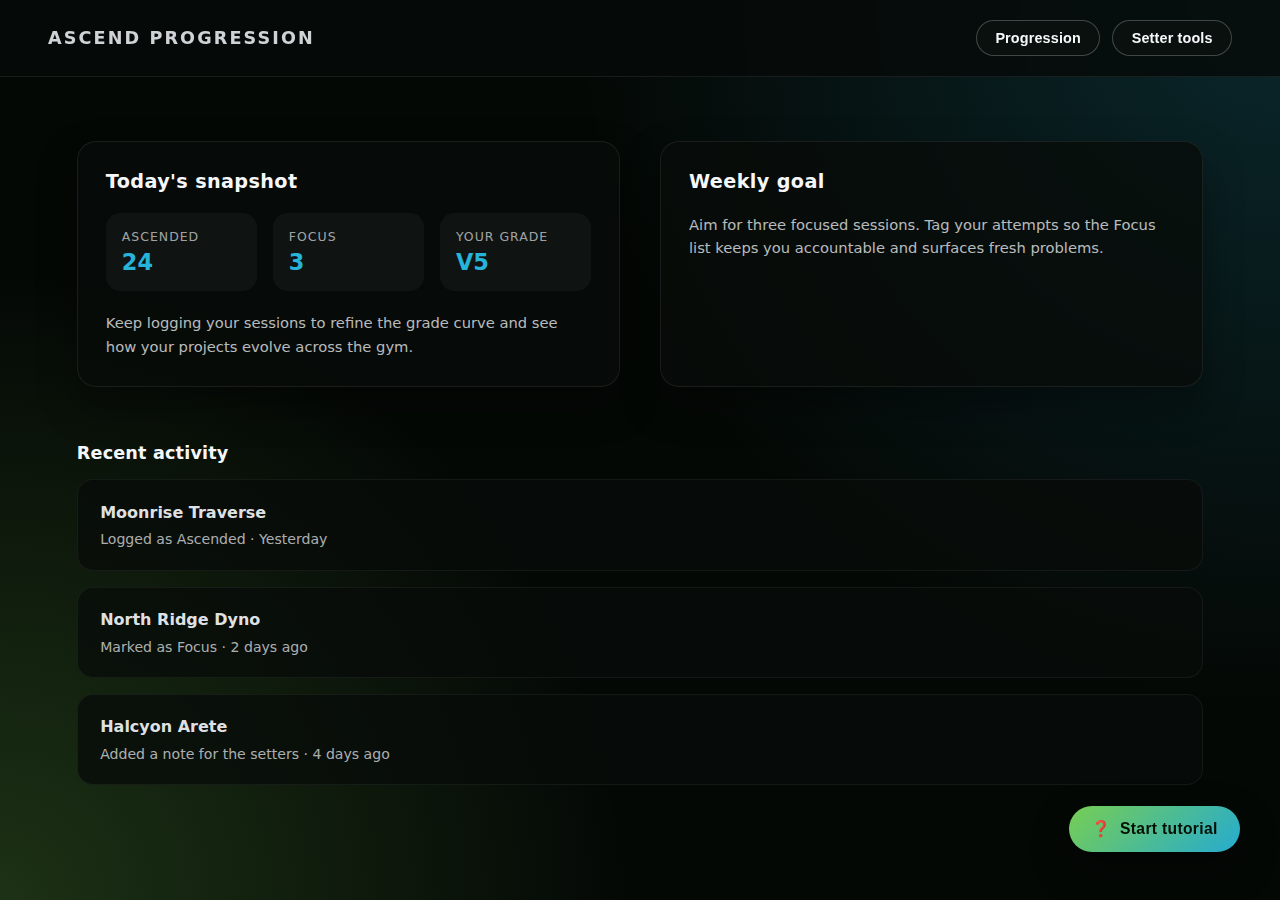
<file: progression.html>
<!DOCTYPE html>
<html lang="en">
  <head>
    <meta charset="UTF-8" />
    <meta name="viewport" content="width=device-width, initial-scale=1.0" />
    <title>Ascend – Progression</title>
    <link rel="icon" href="favicon.ico" type="image/x-icon" />
    <style>
      * {
        box-sizing: border-box;
        margin: 0;
        padding: 0;
      }

      .sr-only {
        position: absolute;
        width: 1px;
        height: 1px;
        padding: 0;
        margin: -1px;
        overflow: hidden;
        clip: rect(0, 0, 0, 0);
        white-space: nowrap;
        border: 0;
      }

      body {
        font-family: system-ui, -apple-system, BlinkMacSystemFont, "Segoe UI", sans-serif;
        background-color: #040805;
        background-image: radial-gradient(circle at top right, rgba(39, 180, 219, 0.18), transparent 45%),
          radial-gradient(circle at bottom left, rgba(126, 217, 87, 0.2), transparent 40%);
        color: #f5f7fa;
        min-height: 100vh;
        display: flex;
        flex-direction: column;
      }

      .hidden {
        display: none !important;
      }

      header {
        position: sticky;
        top: 0;
        z-index: 10;
        display: flex;
        align-items: center;
        justify-content: space-between;
        padding: 1.25rem clamp(1.5rem, 4vw, 3rem);
        background: rgba(6, 10, 8, 0.82);
        backdrop-filter: blur(14px);
        border-bottom: 1px solid rgba(255, 255, 255, 0.08);
      }

      .brand {
        font-weight: 700;
        font-size: 1.1rem;
        letter-spacing: 0.12em;
        text-transform: uppercase;
        color: rgba(245, 247, 250, 0.85);
      }

      .header-actions {
        display: flex;
        align-items: center;
        gap: 0.75rem;
      }

      .header-button {
        border-radius: 999px;
        border: 1px solid rgba(245, 247, 250, 0.24);
        background: rgba(12, 18, 15, 0.75);
        color: #f5f7fa;
        padding: 0.55rem 1.15rem;
        font-size: 0.9rem;
        font-weight: 600;
        letter-spacing: 0.01em;
        cursor: pointer;
        transition: transform 0.2s ease, box-shadow 0.2s ease, border-color 0.2s ease,
          background 0.2s ease;
      }

      .header-button:hover,
      .header-button:focus-visible {
        transform: translateY(-2px);
        box-shadow: 0 12px 24px rgba(0, 0, 0, 0.35);
        border-color: rgba(39, 180, 219, 0.65);
        outline: none;
      }

      main {
        flex: 1;
        padding: clamp(2rem, 6vw, 4rem) clamp(1.5rem, 6vw, 5rem) 4.5rem;
        display: flex;
        flex-direction: column;
        gap: clamp(2rem, 6vw, 3.5rem);
      }

      .progression-summary {
        display: grid;
        grid-template-columns: repeat(auto-fit, minmax(240px, 1fr));
        gap: clamp(1.5rem, 4vw, 2.5rem);
      }

      .progression-summary-card {
        background: rgba(8, 12, 9, 0.78);
        border-radius: 1.2rem;
        padding: 1.75rem;
        border: 1px solid rgba(255, 255, 255, 0.08);
        box-shadow: 0 18px 38px rgba(0, 0, 0, 0.35);
        display: flex;
        flex-direction: column;
        gap: 1.25rem;
      }

      .progression-summary-card h2 {
        font-size: 1.2rem;
        font-weight: 700;
        letter-spacing: 0.02em;
      }

      .summary-metrics {
        display: grid;
        grid-template-columns: repeat(3, minmax(0, 1fr));
        gap: 1rem;
      }

      .summary-metric {
        background: rgba(255, 255, 255, 0.04);
        border-radius: 0.9rem;
        padding: 1rem;
        display: flex;
        flex-direction: column;
        gap: 0.35rem;
      }

      .summary-label {
        font-size: 0.78rem;
        letter-spacing: 0.08em;
        text-transform: uppercase;
        color: rgba(245, 247, 250, 0.65);
      }

      .summary-value {
        font-size: 1.4rem;
        font-weight: 700;
        color: #27b4db;
      }

      .summary-description {
        font-size: 0.92rem;
        color: rgba(245, 247, 250, 0.75);
        line-height: 1.6;
      }

      .progression-feed {
        display: flex;
        flex-direction: column;
        gap: 1rem;
      }

      .progression-feed h2 {
        font-size: 1.1rem;
        font-weight: 700;
        letter-spacing: 0.01em;
      }

      .feed-card {
        background: rgba(8, 12, 9, 0.78);
        border-radius: 1rem;
        padding: 1.4rem;
        border: 1px solid rgba(255, 255, 255, 0.06);
        display: flex;
        flex-direction: column;
        gap: 0.6rem;
      }

      .feed-card strong {
        font-weight: 700;
        color: rgba(245, 247, 250, 0.92);
      }

      .feed-card span {
        color: rgba(245, 247, 250, 0.7);
        font-size: 0.88rem;
      }

      .tutorial-prompt {
        position: fixed;
        right: clamp(1.25rem, 4vw, 2.5rem);
        bottom: clamp(1.5rem, 4vw, 3rem);
        border-radius: 999px;
        border: none;
        padding: 0.85rem 1.4rem;
        background: linear-gradient(135deg, rgba(126, 217, 87, 0.95), rgba(39, 180, 219, 0.95));
        color: #041005;
        font-weight: 700;
        letter-spacing: 0.02em;
        font-size: 0.98rem;
        cursor: pointer;
        display: inline-flex;
        align-items: center;
        gap: 0.55rem;
        box-shadow: 0 16px 38px rgba(0, 0, 0, 0.45);
        z-index: 30;
        transition: transform 0.2s ease, box-shadow 0.2s ease;
      }

      .tutorial-prompt:hover,
      .tutorial-prompt:focus-visible {
        transform: translateY(-4px);
        box-shadow: 0 22px 48px rgba(0, 0, 0, 0.55);
        outline: none;
      }

      .tutorial-overlay {
        position: fixed;
        inset: 0;
        display: none;
        align-items: center;
        justify-content: center;
        padding: 1.5rem;
        background: rgba(6, 10, 8, 0.74);
        backdrop-filter: blur(4px);
        z-index: 40;
      }

      .tutorial-overlay.is-bottom-aligned {
        align-items: flex-end;
      }

      .tutorial-overlay.is-bottom-aligned .tutorial-card {
        margin-bottom: clamp(1.5rem, 10vh, 4rem);
      }

      .tutorial-overlay.active {
        display: flex;
      }

      .tutorial-card {
        width: min(520px, 100%);
        background: rgba(12, 18, 15, 0.95);
        border-radius: 1.1rem;
        padding: 1.75rem;
        display: flex;
        flex-direction: column;
        gap: 1.15rem;
        box-shadow: 0 30px 60px rgba(0, 0, 0, 0.55);
        border: 1px solid rgba(39, 180, 219, 0.24);
      }

      .tutorial-card-header {
        display: flex;
        align-items: center;
        justify-content: space-between;
        gap: 1rem;
      }

      .tutorial-progress {
        font-size: 0.82rem;
        letter-spacing: 0.12em;
        text-transform: uppercase;
        color: rgba(126, 217, 87, 0.85);
      }

      .tutorial-close {
        background: transparent;
        border: none;
        color: rgba(245, 247, 250, 0.65);
        font-size: 1.35rem;
        cursor: pointer;
        padding: 0.25rem;
        line-height: 1;
        transition: color 0.2s ease, transform 0.2s ease;
      }

      .tutorial-close:hover,
      .tutorial-close:focus-visible {
        color: rgba(245, 247, 250, 0.95);
        transform: scale(1.05);
        outline: none;
      }

      .tutorial-title {
        font-size: 1.35rem;
        font-weight: 700;
        line-height: 1.3;
      }

      .tutorial-description {
        display: flex;
        flex-direction: column;
        gap: 0.75rem;
        font-size: 0.98rem;
        line-height: 1.55;
        color: rgba(248, 250, 252, 0.92);
      }

      .tutorial-description p {
        margin: 0;
      }

      .tutorial-actions {
        display: flex;
        flex-wrap: wrap;
        gap: 0.75rem;
        justify-content: flex-end;
      }

      .tutorial-button {
        border-radius: 999px;
        border: none;
        padding: 0.65rem 1.4rem;
        font-size: 0.95rem;
        font-weight: 600;
        cursor: pointer;
        transition: transform 0.2s ease, box-shadow 0.2s ease, background 0.2s ease,
          color 0.2s ease, border-color 0.2s ease;
      }

      .tutorial-primary {
        background: #7ed957;
        color: #041005;
        box-shadow: 0 12px 22px rgba(126, 217, 87, 0.3);
      }

      .tutorial-primary:hover,
      .tutorial-primary:focus-visible {
        transform: translateY(-1px);
        box-shadow: 0 18px 30px rgba(126, 217, 87, 0.35);
        outline: none;
      }

      .tutorial-secondary {
        background: transparent;
        color: rgba(248, 250, 252, 0.9);
        border: 1px solid rgba(248, 250, 252, 0.3);
      }

      .tutorial-secondary:hover,
      .tutorial-secondary:focus-visible {
        transform: translateY(-1px);
        box-shadow: 0 12px 24px rgba(0, 0, 0, 0.35);
        outline: none;
        border-color: rgba(248, 250, 252, 0.6);
      }

      .tutorial-highlight {
        box-shadow: 0 0 0 5px rgba(39, 180, 219, 0.75), 0 0 26px rgba(39, 180, 219, 0.6);
      }

      .tutorial-illuminated {
        animation: tutorial-illuminate 1.2s ease-in-out infinite;
        box-shadow: 0 0 0 7px rgba(39, 180, 219, 0.85), 0 0 36px rgba(39, 180, 219, 0.7);
      }

      .tutorial-pointer {
        position: fixed;
        width: 102px;
        height: 162px;
        display: flex;
        align-items: center;
        justify-content: center;
        pointer-events: none;
        z-index: 60;
        transform: translate(-50%, -100%);
      }

      .tutorial-pointer.hidden {
        display: none;
      }

      .tutorial-pointer svg {
        width: 100%;
        height: 100%;
        filter: drop-shadow(0 10px 18px rgba(0, 0, 0, 0.45));
        animation: tutorial-pointer-bounce 1.05s ease-in-out infinite;
      }

      @keyframes tutorial-pointer-bounce {
        0%,
        100% {
          transform: translateY(4px);
        }
        50% {
          transform: translateY(-6px);
        }
      }

      @keyframes tutorial-illuminate {
        0%,
        100% {
          box-shadow: 0 0 0 6px rgba(39, 180, 219, 0.7), 0 0 28px rgba(39, 180, 219, 0.55);
        }
        50% {
          box-shadow: 0 0 0 10px rgba(126, 217, 87, 0.85), 0 0 42px rgba(126, 217, 87, 0.75);
        }
      }

      .info-callout-chart-wrapper {
        margin-top: 0.75rem;
        display: flex;
        flex-direction: column;
        gap: 0.35rem;
      }

      .info-callout-chart {
        display: flex;
        align-items: flex-end;
        gap: 0.18rem;
        height: 52px;
        padding: 0 0.15rem;
      }

      .info-callout-chart-bar {
        flex: 1;
        min-width: 0.15rem;
        border-radius: 0.4rem 0.4rem 0 0;
        background: #2f9e44;
        height: 45%;
        opacity: 0.95;
      }

      .info-callout-chart-bar:first-child {
        border-top-left-radius: 0.45rem;
      }

      .info-callout-chart-bar:last-child {
        border-top-right-radius: 0.45rem;
      }

      .info-callout-chart-labels {
        display: flex;
        justify-content: space-between;
        font-size: 0.7rem;
        color: rgba(255, 255, 255, 0.75);
        padding: 0 0.15rem;
        letter-spacing: 0.02em;
      }

      @media (max-width: 720px) {
        header {
          flex-direction: column;
          align-items: flex-start;
          gap: 1rem;
        }

        .header-actions {
          align-self: stretch;
          justify-content: flex-start;
          flex-wrap: wrap;
        }

        .summary-metrics {
          grid-template-columns: repeat(auto-fit, minmax(120px, 1fr));
        }
      }
    </style>
  </head>
  <body>
    <header>
      <span class="brand">Ascend Progression</span>
      <div class="header-actions">
        <button id="progressionMenuButton" class="header-button" type="button" aria-haspopup="true" aria-expanded="false">
          Progression
        </button>
        <button id="setterToolsButton" class="header-button" type="button">
          Setter tools
        </button>
      </div>
    </header>

    <main>
      <section class="progression-summary" aria-label="Progression overview">
        <article class="progression-summary-card">
          <h2>Today&apos;s snapshot</h2>
          <div class="summary-metrics" role="list">
            <div class="summary-metric" role="listitem">
              <span class="summary-label">Ascended</span>
              <span class="summary-value">24</span>
            </div>
            <div class="summary-metric" role="listitem">
              <span class="summary-label">Focus</span>
              <span class="summary-value">3</span>
            </div>
            <div class="summary-metric" role="listitem">
              <span class="summary-label">Your grade</span>
              <span class="summary-value">V5</span>
            </div>
          </div>
          <p class="summary-description">
            Keep logging your sessions to refine the grade curve and see how your projects evolve across the gym.
          </p>
        </article>
        <article class="progression-summary-card">
          <h2>Weekly goal</h2>
          <p class="summary-description">
            Aim for three focused sessions. Tag your attempts so the Focus list keeps you accountable and surfaces fresh problems.
          </p>
        </article>
      </section>

      <section class="progression-feed" aria-label="Recent activity">
        <h2>Recent activity</h2>
        <article class="feed-card">
          <strong>Moonrise Traverse</strong>
          <span>Logged as Ascended · Yesterday</span>
        </article>
        <article class="feed-card">
          <strong>North Ridge Dyno</strong>
          <span>Marked as Focus · 2 days ago</span>
        </article>
        <article class="feed-card">
          <strong>Halcyon Arete</strong>
          <span>Added a note for the setters · 4 days ago</span>
        </article>
      </section>
    </main>

    <button
      id="tutorialPromptButton"
      class="tutorial-prompt"
      type="button"
      aria-haspopup="dialog"
      aria-controls="tutorialOverlay"
      aria-expanded="false"
    >
      <span aria-hidden="true">❓</span>
      Start tutorial
    </button>

    <div
      id="tutorialOverlay"
      class="tutorial-overlay"
      aria-hidden="true"
    >
      <div
        id="tutorialDialogCard"
        class="tutorial-card"
        role="dialog"
        aria-modal="true"
        aria-labelledby="tutorialTitle"
        aria-describedby="tutorialDescription"
        tabindex="-1"
      >
        <div class="tutorial-card-header">
          <div id="tutorialProgress" class="tutorial-progress"></div>
          <button id="tutorialCloseButton" class="tutorial-close" type="button" aria-label="Close tutorial">
            ×
          </button>
        </div>
        <h2 id="tutorialTitle" class="tutorial-title"></h2>
        <div id="tutorialDescription" class="tutorial-description"></div>
        <div class="tutorial-actions">
          <button
            id="tutorialSecondaryAction"
            class="tutorial-button tutorial-secondary hidden"
            type="button"
          >
            Back
          </button>
          <button
            id="tutorialPrimaryAction"
            class="tutorial-button tutorial-primary"
            type="button"
          >
            Next
          </button>
        </div>
      </div>
    </div>

    <script>
      (function () {
        const gradeScale = [
          { grade: 1, color: '#2F7E13' },
          { grade: 2, color: '#378B14' },
          { grade: 3, color: '#3E9015' },
          { grade: 4, color: '#459616' },
          { grade: 5, color: '#4BA218' },
          { grade: 6, color: '#50AE1A' },
          { grade: 7, color: '#59B51A' },
          { grade: 8, color: '#60BA19' },
          { grade: 9, color: '#68BF16' },
          { grade: 10, color: '#71C314' },
          { grade: 11, color: '#87C112' },
          { grade: 12, color: '#92C510' },
          { grade: 13, color: '#C6D208' },
          { grade: 14, color: '#DDD805' },
          { grade: 15, color: '#F3DF01' },
          { grade: 16, color: '#F6C20E' },
          { grade: 17, color: '#EEA21C' },
          { grade: 18, color: '#EA9621' },
          { grade: 19, color: '#E78A27' },
          { grade: 20, color: '#E37B27' },
          { grade: 21, color: '#E06A23' },
          { grade: 22, color: '#DC5A1E' },
          { grade: 23, color: '#D94A1B' },
          { grade: 24, color: '#D63F18' },
          { grade: 25, color: '#D33314' },
          { grade: 26, color: '#D02711' },
          { grade: 27, color: '#CE1A0D' },
          { grade: 28, color: '#C90E0B' },
          { grade: 29, color: '#C50809' },
          { grade: 30, color: '#C10407' },
          { grade: 31, color: '#BD0306' },
        ];

        const tutorialPromptButton = document.getElementById('tutorialPromptButton');
        const tutorialOverlay = document.getElementById('tutorialOverlay');
        const tutorialDialogCard = document.getElementById('tutorialDialogCard');
        const tutorialTitle = document.getElementById('tutorialTitle');
        const tutorialDescription = document.getElementById('tutorialDescription');
        const tutorialPrimaryAction = document.getElementById('tutorialPrimaryAction');
        const tutorialSecondaryAction = document.getElementById('tutorialSecondaryAction');
        const tutorialProgress = document.getElementById('tutorialProgress');
        const tutorialCloseButton = document.getElementById('tutorialCloseButton');
        const progressionMenuButton = document.getElementById('progressionMenuButton');
        const setterToolsButton = document.getElementById('setterToolsButton');
        const overviewCard = document.querySelector('.progression-summary-card');

        let tutorialSteps = [];
        let tutorialStepIndex = -1;
        let tutorialActive = false;
        let previousFocus = null;
        let highlightedElement = null;
        let tutorialPointer = null;
        let tutorialPointerTarget = null;

        function formatGradeDisplay(value) {
          if (typeof value !== 'number' || !Number.isFinite(value)) {
            return '—';
          }
          return Number.isInteger(value) ? String(value) : value.toFixed(1);
        }

        function createGradeChartElement() {
          const wrapper = document.createElement('div');
          wrapper.className = 'info-callout-chart-wrapper';
          wrapper.setAttribute('aria-hidden', 'true');

          const chart = document.createElement('div');
          chart.className = 'info-callout-chart';
          wrapper.appendChild(chart);

          const minimumHeight = 22;
          const maximumHeight = 100;
          const heightRange = maximumHeight - minimumHeight;
          const totalGrades = gradeScale.length;

          gradeScale.forEach((entry, index) => {
            const bar = document.createElement('span');
            bar.className = 'info-callout-chart-bar';
            const relative = totalGrades > 1 ? index / (totalGrades - 1) : 0;
            const heightPercent = minimumHeight + relative * heightRange;
            bar.style.height = `${heightPercent}%`;
            bar.style.backgroundColor = entry.color;
            bar.dataset.grade = String(entry.grade);
            chart.appendChild(bar);
          });

          if (gradeScale.length) {
            const labels = document.createElement('div');
            labels.className = 'info-callout-chart-labels';

            const middleIndex = Math.round((gradeScale.length - 1) / 2);

            const startLabel = document.createElement('span');
            startLabel.textContent = formatGradeDisplay(gradeScale[0].grade);

            const middleLabel = document.createElement('span');
            middleLabel.textContent = formatGradeDisplay(gradeScale[middleIndex].grade);

            const endLabel = document.createElement('span');
            endLabel.textContent = formatGradeDisplay(gradeScale[gradeScale.length - 1].grade);

            labels.appendChild(startLabel);
            labels.appendChild(middleLabel);
            labels.appendChild(endLabel);

            wrapper.appendChild(labels);
          }

          return wrapper;
        }

        function isElementVisible(element) {
          if (!element) {
            return false;
          }

          if (element.classList && element.classList.contains('hidden')) {
            return false;
          }

          const style = window.getComputedStyle(element);
          if (style.display === 'none' || style.visibility === 'hidden' || Number(style.opacity) === 0) {
            return false;
          }

          const rect = element.getBoundingClientRect();
          return rect.width > 0 && rect.height > 0;
        }

        function highlightElement(element, options = {}) {
          const { illuminate = false } = options;

          if (highlightedElement && highlightedElement !== element) {
            highlightedElement.classList.remove('tutorial-highlight', 'tutorial-illuminated');
          }

          if (!element || !isElementVisible(element)) {
            if (highlightedElement) {
              highlightedElement.classList.remove('tutorial-highlight', 'tutorial-illuminated');
            }
            highlightedElement = null;
            return;
          }

          highlightedElement = element;
          highlightedElement.classList.add('tutorial-highlight');
          highlightedElement.classList.toggle('tutorial-illuminated', Boolean(illuminate));
        }

        function getOrCreateTutorialPointer() {
          if (tutorialPointer) {
            return tutorialPointer;
          }

          tutorialPointer = document.createElement('div');
          tutorialPointer.className = 'tutorial-pointer hidden';
          tutorialPointer.setAttribute('aria-hidden', 'true');
          tutorialPointer.innerHTML =
            '<svg viewBox="0 0 64 96" role="presentation" aria-hidden="true" xmlns="http://www.w3.org/2000/svg"><path fill="#27b4db" d="M32 0l32 36H44v56H20V36H0z"/></svg>';
          document.body.appendChild(tutorialPointer);
          return tutorialPointer;
        }

        function updateTutorialPointerPosition() {
          if (!tutorialPointer || tutorialPointer.classList.contains('hidden')) {
            return;
          }

          if (!tutorialPointerTarget || !isElementVisible(tutorialPointerTarget)) {
            hideTutorialPointer();
            return;
          }

          const rect = tutorialPointerTarget.getBoundingClientRect();
          tutorialPointer.style.left = `${rect.left + rect.width / 2}px`;
          tutorialPointer.style.top = `${rect.top}px`;
        }

        function showTutorialPointerFor(element) {
          if (!isElementVisible(element)) {
            hideTutorialPointer();
            return;
          }

          const pointer = getOrCreateTutorialPointer();
          tutorialPointerTarget = element;
          updateTutorialPointerPosition();
          pointer.classList.remove('hidden');
          pointer.setAttribute('aria-hidden', 'false');
        }

        function hideTutorialPointer() {
          tutorialPointerTarget = null;
          if (!tutorialPointer) {
            return;
          }
          tutorialPointer.classList.add('hidden');
          tutorialPointer.setAttribute('aria-hidden', 'true');
        }

        function setTutorialOverlayAlignment(alignment) {
          const shouldAlignBottom = alignment === 'bottom';
          tutorialOverlay.classList.toggle('is-bottom-aligned', shouldAlignBottom);
        }

        function renderDescription(step) {
          if (!tutorialDescription) {
            return;
          }

          tutorialDescription.innerHTML = '';

          (step.body || []).forEach((item) => {
            try {
              if (!item && item !== 0) {
                return;
              }

              if (typeof item === 'function') {
                const element = item();
                if (element instanceof HTMLElement) {
                  tutorialDescription.appendChild(element);
                }
                return;
              }

              if (item instanceof HTMLElement) {
                tutorialDescription.appendChild(item);
                return;
              }

              const paragraph = document.createElement('p');
              if (typeof item === 'string') {
                paragraph.textContent = item;
              } else {
                paragraph.textContent = String(item);
              }
              tutorialDescription.appendChild(paragraph);
            } catch (error) {
              console.warn('Unable to render tutorial body item:', error);
            }
          });
        }

        function buildTutorialSteps() {
          const steps = [
            {
              title: 'Welcome to your progression',
              body: [
                'This page keeps your climbing history, active projects, and trends together so you can track every session.',
              ],
              onEnter: () => {
                setTutorialOverlayAlignment('center');
                highlightElement(null);
                hideTutorialPointer();
              },
            },
            {
              title: 'Read the grade insights',
              body: [
                'The overview blends your Ascended climbs, Focus list, and current grade curve so you can see growth at a glance.',
                () => createGradeChartElement(),
                () => {
                  const paragraph = document.createElement('p');
                  paragraph.innerHTML =
                    '<strong>Ascended</strong> counts every climb you have completed, keeping your send streak visible.';
                  return paragraph;
                },
                () => {
                  const paragraph = document.createElement('p');
                  paragraph.innerHTML =
                    '<strong>Focus</strong> highlights projects you are actively working, helping you return to them quickly.';
                  return paragraph;
                },
                () => {
                  const paragraph = document.createElement('p');
                  paragraph.innerHTML =
                    '<strong>Your grade</strong> adapts as you log attempts and sends, reflecting the climbs that challenge you most.';
                  return paragraph;
                },
              ],
              onEnter: () => {
                setTutorialOverlayAlignment('center');
                if (overviewCard && isElementVisible(overviewCard)) {
                  highlightElement(overviewCard);
                } else {
                  highlightElement(null);
                }
                hideTutorialPointer();
              },
              onExit: () => {
                highlightElement(null);
              },
            },
            {
              title: 'Open the progression menu',
              body: [
                'Tap the Progression button whenever you want the complete list of your sends, in-progress projects, and upcoming goals.',
                'The menu filters climbs by status so you can focus on what matters during your next session.',
              ],
              onEnter: () => {
                setTutorialOverlayAlignment('bottom');
                if (progressionMenuButton && isElementVisible(progressionMenuButton)) {
                  highlightElement(progressionMenuButton, { illuminate: true });
                  showTutorialPointerFor(progressionMenuButton);
                } else {
                  highlightElement(null);
                  hideTutorialPointer();
                }
              },
              onExit: () => {
                setTutorialOverlayAlignment('center');
                highlightElement(null);
                hideTutorialPointer();
              },
            },
          ];

          if (setterToolsButton && isElementVisible(setterToolsButton)) {
            steps.push({
              title: 'Share feedback with the setters',
              body: [
                'Use the Setter tools button to jump into the workspace for notes, beta, and requests.',
                'Let the setting team know how projects feel or flag tweaks so future sessions stay fresh.',
              ],
              onEnter: () => {
                setTutorialOverlayAlignment('bottom');
                highlightElement(setterToolsButton, { illuminate: true });
                showTutorialPointerFor(setterToolsButton);
              },
              onExit: () => {
                setTutorialOverlayAlignment('center');
                highlightElement(null);
                hideTutorialPointer();
              },
            });
          }

          return steps;
        }

        function updateTutorialControls() {
          if (!tutorialPrimaryAction || !tutorialSecondaryAction || !tutorialProgress) {
            return;
          }

          const totalSteps = tutorialSteps.length;
          const currentStepNumber = tutorialStepIndex + 1;
          tutorialProgress.textContent = `Step ${currentStepNumber} of ${totalSteps}`;
          tutorialSecondaryAction.classList.toggle('hidden', tutorialStepIndex <= 0);
          tutorialPrimaryAction.textContent = tutorialStepIndex >= totalSteps - 1 ? 'Finish' : 'Next';
        }

        function goToTutorialStep(index) {
          if (!tutorialSteps.length) {
            return;
          }

          const clampedIndex = Math.min(Math.max(index, 0), tutorialSteps.length - 1);
          if (clampedIndex === tutorialStepIndex) {
            return;
          }

          if (tutorialStepIndex >= 0 && tutorialStepIndex < tutorialSteps.length) {
            const currentStep = tutorialSteps[tutorialStepIndex];
            if (currentStep && typeof currentStep.onExit === 'function') {
              currentStep.onExit();
            }
          }

          tutorialStepIndex = clampedIndex;
          const step = tutorialSteps[tutorialStepIndex];

          if (tutorialTitle) {
            tutorialTitle.textContent = step.title || '';
          }

          renderDescription(step);
          updateTutorialControls();

          if (step && typeof step.onEnter === 'function') {
            step.onEnter();
          }

          if (tutorialPrimaryAction) {
            tutorialPrimaryAction.focus();
          }
        }

        function stopTutorial({ restoreFocus = true } = {}) {
          if (!tutorialActive) {
            return;
          }

          if (tutorialStepIndex >= 0 && tutorialStepIndex < tutorialSteps.length) {
            const currentStep = tutorialSteps[tutorialStepIndex];
            if (currentStep && typeof currentStep.onExit === 'function') {
              currentStep.onExit();
            }
          }

          tutorialActive = false;
          tutorialStepIndex = -1;
          tutorialSteps = [];
          highlightElement(null);
          hideTutorialPointer();
          setTutorialOverlayAlignment('center');

          tutorialOverlay.classList.remove('active');
          tutorialOverlay.setAttribute('aria-hidden', 'true');
          tutorialPromptButton?.setAttribute('aria-expanded', 'false');

          if (restoreFocus && previousFocus && typeof previousFocus.focus === 'function') {
            previousFocus.focus();
          }
          previousFocus = null;
        }

        function startTutorial() {
          tutorialSteps = buildTutorialSteps();
          if (!tutorialSteps.length) {
            return;
          }

          previousFocus = document.activeElement instanceof HTMLElement ? document.activeElement : null;
          tutorialActive = true;
          tutorialStepIndex = -1;

          tutorialOverlay.classList.add('active');
          tutorialOverlay.setAttribute('aria-hidden', 'false');
          tutorialPromptButton?.setAttribute('aria-expanded', 'true');

          if (tutorialDialogCard) {
            tutorialDialogCard.focus();
          }

          goToTutorialStep(0);
        }

        if (tutorialPromptButton) {
          tutorialPromptButton.addEventListener('click', () => {
            if (tutorialActive) {
              return;
            }
            startTutorial();
          });
        }

        if (tutorialPrimaryAction) {
          tutorialPrimaryAction.addEventListener('click', () => {
            if (!tutorialActive) {
              return;
            }

            if (tutorialStepIndex >= tutorialSteps.length - 1) {
              stopTutorial();
              return;
            }

            goToTutorialStep(tutorialStepIndex + 1);
          });
        }

        if (tutorialSecondaryAction) {
          tutorialSecondaryAction.addEventListener('click', () => {
            if (!tutorialActive) {
              return;
            }
            goToTutorialStep(tutorialStepIndex - 1);
          });
        }

        if (tutorialCloseButton) {
          tutorialCloseButton.addEventListener('click', () => {
            stopTutorial();
          });
        }

        if (tutorialOverlay) {
          tutorialOverlay.addEventListener('click', (event) => {
            if (event.target === tutorialOverlay) {
              stopTutorial();
            }
          });
        }

        document.addEventListener('keydown', (event) => {
          if (!tutorialActive) {
            return;
          }

          if (event.key === 'Escape') {
            event.preventDefault();
            stopTutorial();
            return;
          }

          if (event.key === 'ArrowRight') {
            event.preventDefault();
            if (tutorialStepIndex < tutorialSteps.length - 1) {
              goToTutorialStep(tutorialStepIndex + 1);
            }
            return;
          }

          if (event.key === 'ArrowLeft') {
            event.preventDefault();
            if (tutorialStepIndex > 0) {
              goToTutorialStep(tutorialStepIndex - 1);
            }
          }
        });

        window.addEventListener('resize', updateTutorialPointerPosition);
        window.addEventListener('scroll', updateTutorialPointerPosition, true);
      })();
    </script>
  </body>
</html>
</file>
